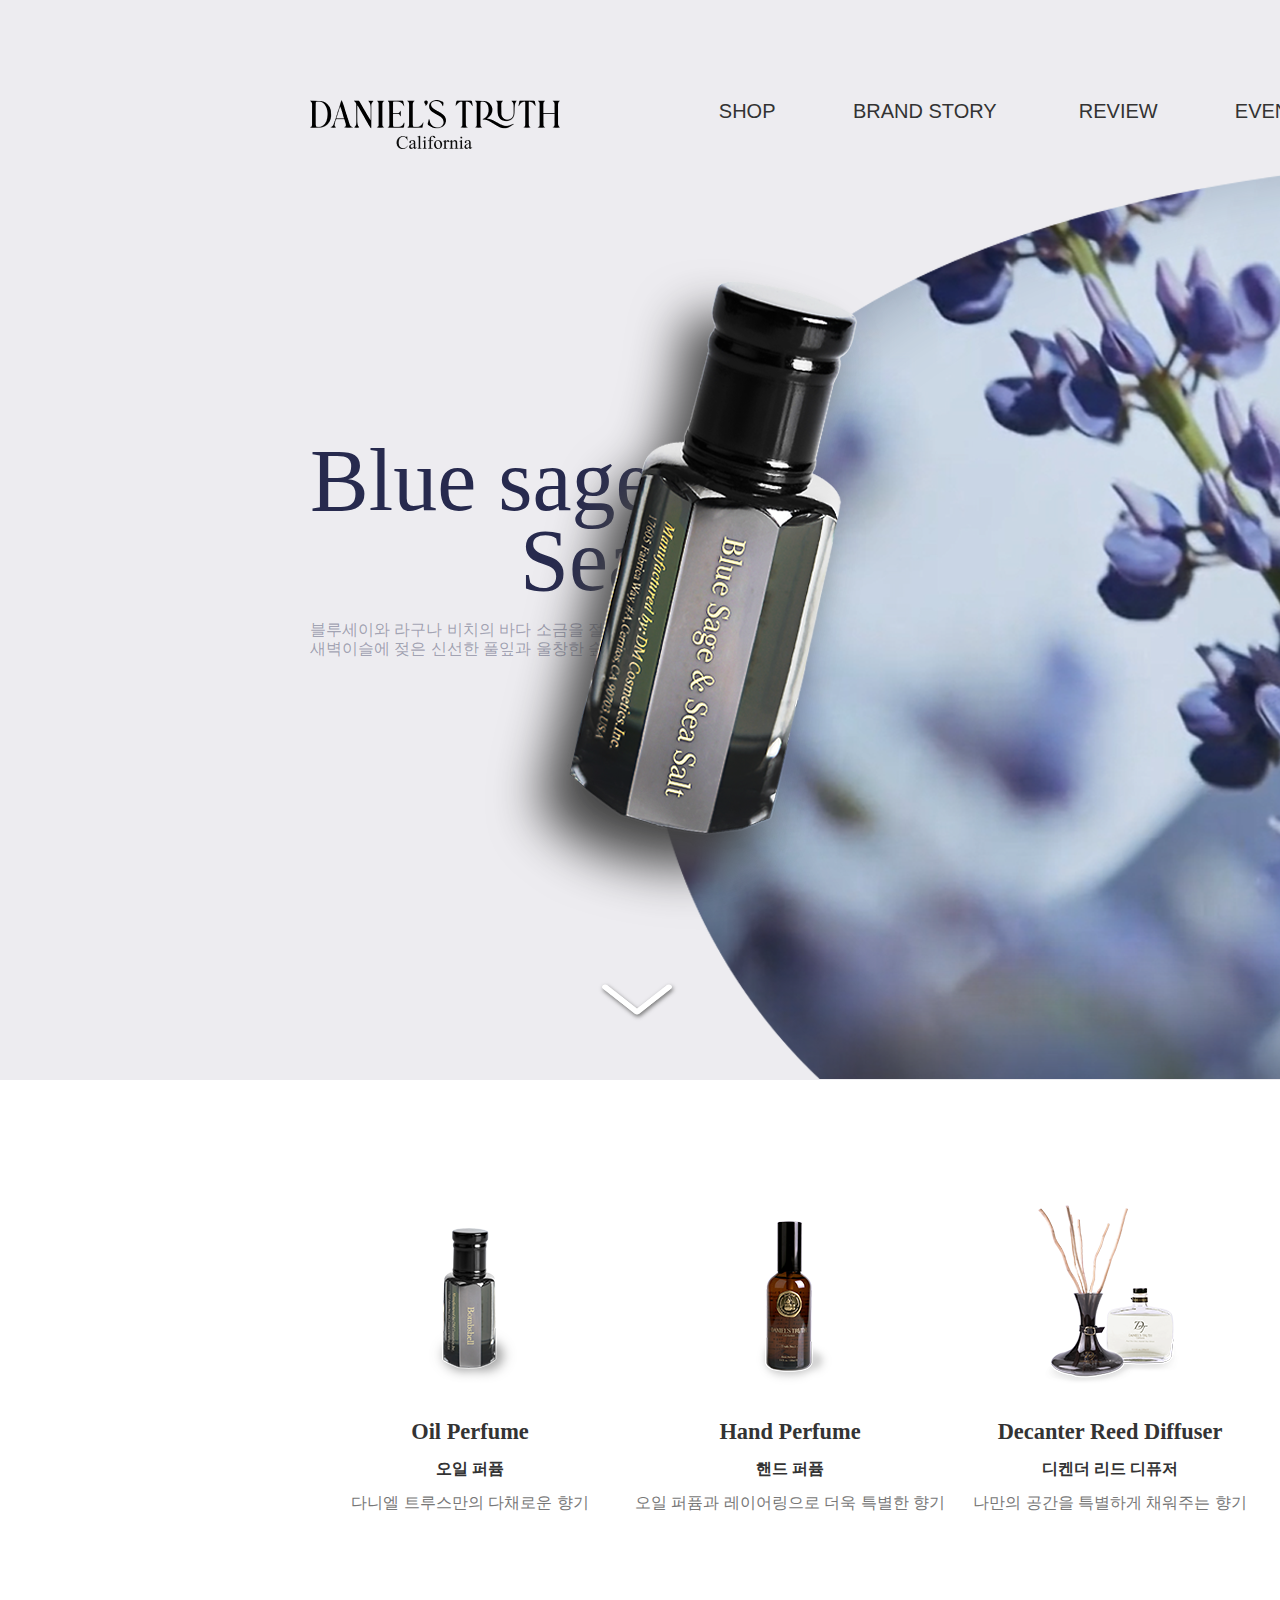
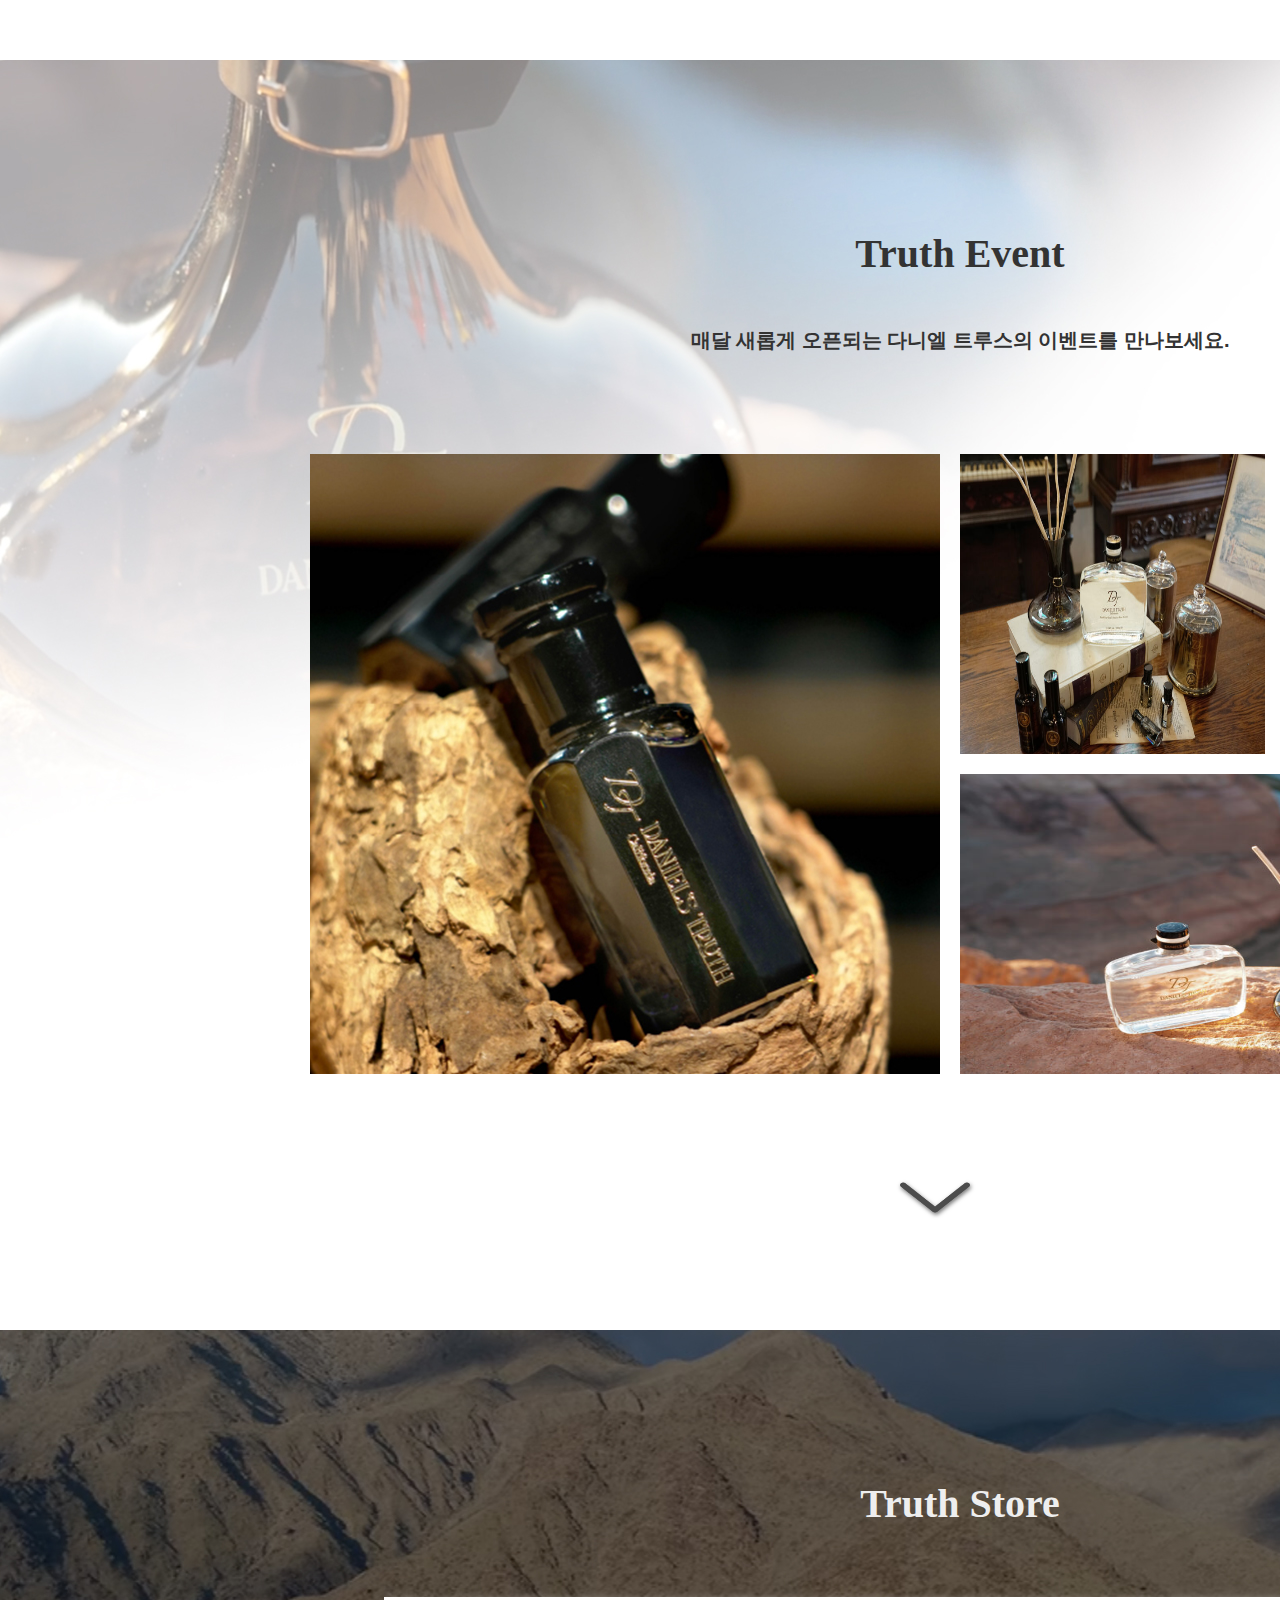
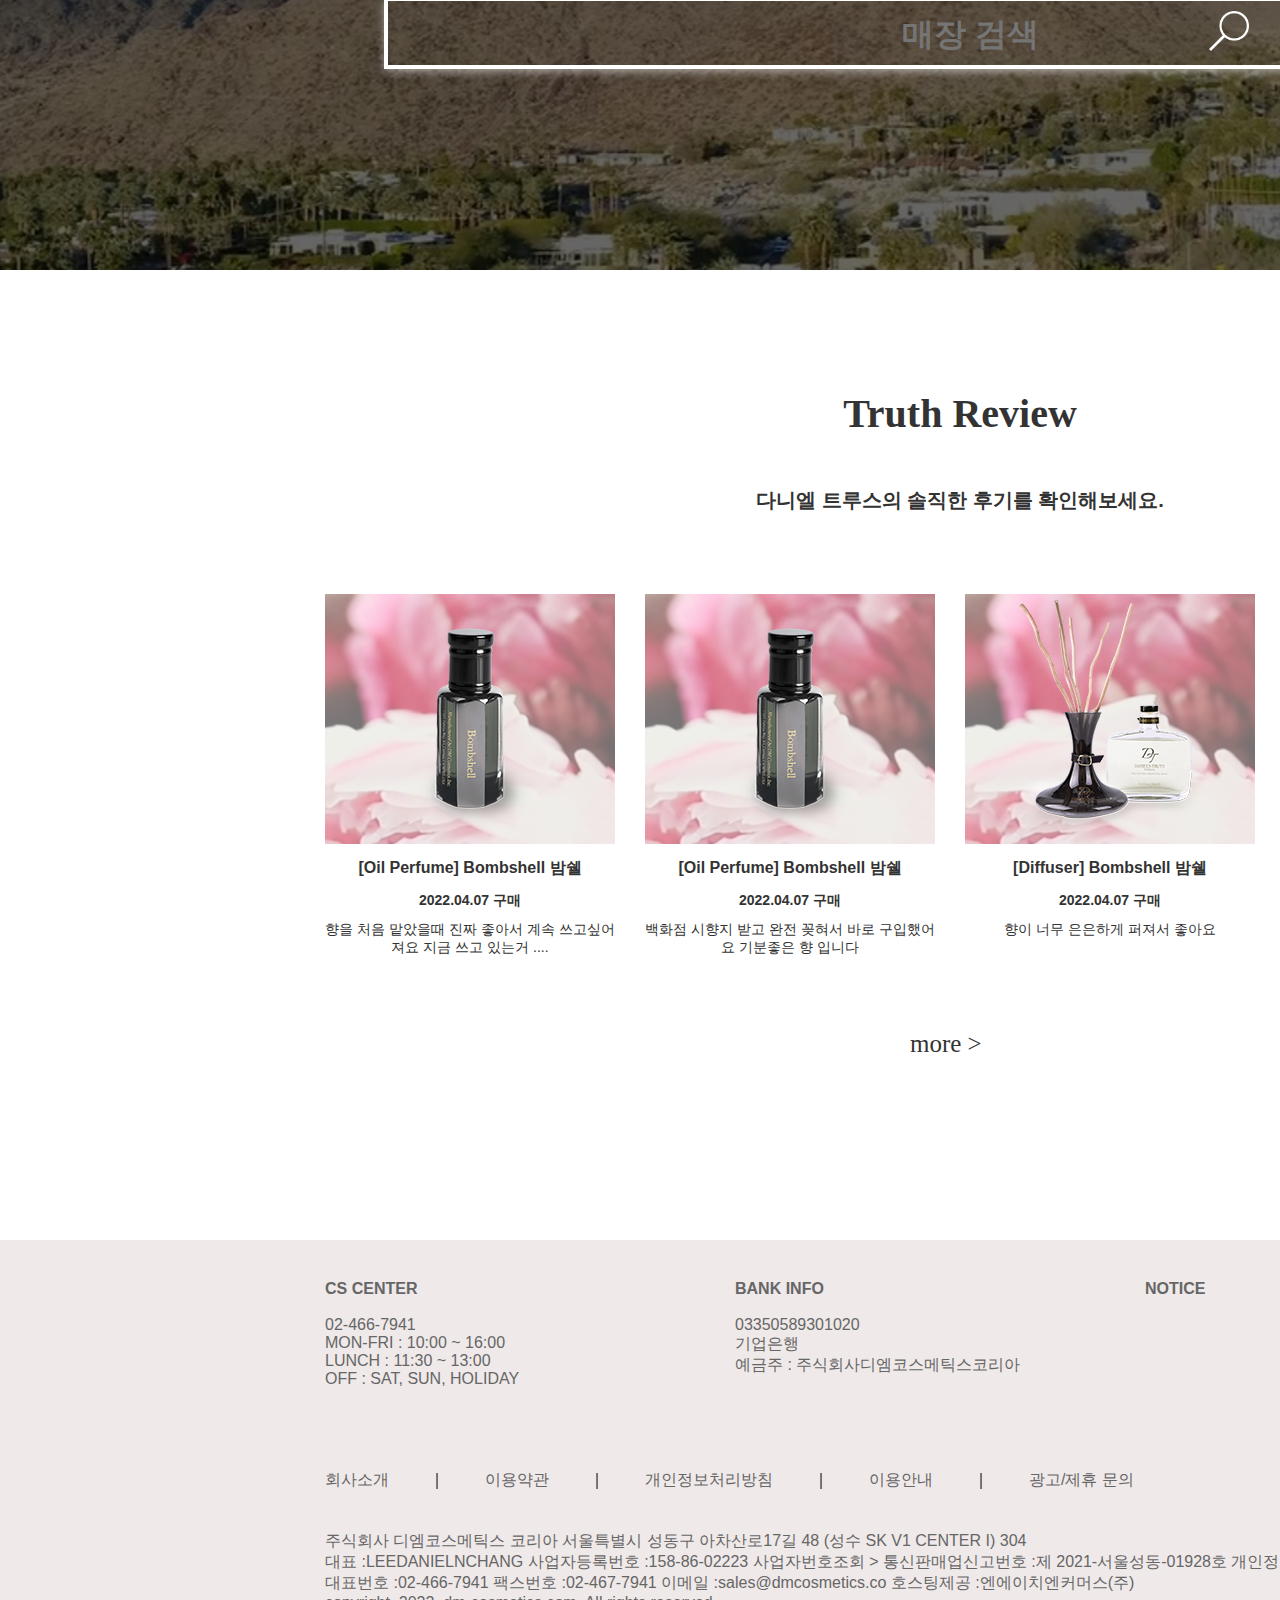
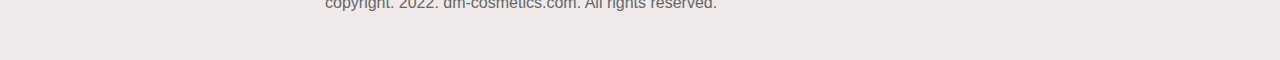
<file: index.html>
<!DOCTYPE html>
<html lang="ko">
<head>
    <meta charset="UTF-8">
    <meta http-equiv="X-UA-Compatible" content="IE=edge">
    <meta name="viewport" content="width=device-width, initial-scale=1.0">
    <title>Daniel's Truth_main</title>
    <link rel="stylesheet" href="css/style.css">
</head>
<body>
    <div id="main">
        <header>
            <div id="logo"><a href="index.html"><img src="img/logo.png" alt="로고"></a></div>
            <nav>
                <ul>
                    <li><a href="sub.html">SHOP</a></li>
                    <li><a href="sub.html">BRAND STORY</a></li>
                    <li><a href="sub.html">REVIEW</a></li>
                    <li><a href="sub.html">EVENT</a></li>
                    <li><a href="sub.html">STORE</a></li>
                </ul>
            </nav>
        </header>
        <a href="#product"><img class="scroll" src="img/scroll.png" alt="스크롤"></a>
        <div id="slider">
            <div class="maintext">
            <div class="m_t1">&</div>
            <div class="m_t2">Blue sage</div>
            <div class="m_t3">Sea salt</div>
            <p class="m_t4">블루세이와 라구나 비치의 바다 소금을 절묘하게 블렌딩. <br>
                새벽이슬에 젖은 신선한 풀잎과 울창한 숲의 시원한 향을 연출.</p>
            </div>
            <img class="perfume" src="img/main_perfume.png" alt="">
            <a href="sub.html"><img class="hover" src="img/main_img.png" alt=""></a>
        </div>
    </div>

    <section>
        <div id="product">
            <div class="box1">
                <a href="sub.html"><img src="img/product1.png" alt="제품메뉴1"></a>
                <h4>Oil Perfume</h4>
                <h5>오일 퍼퓸</h5>
                <p>다니엘 트루스만의 다채로운 향기</p>
            </div>
            <div class="box1">
                <a href="sub.html"><img src="img/product2.png" alt="제품메뉴2"></a>
                <h4>Hand Perfume</h4>
                <h5>핸드 퍼퓸</h5>
                <p>오일 퍼퓸과 레이어링으로 더욱 특별한 향기</p>
            </div>
            <div class="box1">
                <a href="sub.html"><img src="img/product3.png" alt="제품메뉴3"></a>
                <h4>Decanter Reed Diffuser</h4>
                <h5>디켄더 리드 디퓨저</h5>
                <p>나만의 공간을 특별하게 채워주는 향기</p>
            </div>
            <div class="box1">
                <a href="sub.html"><img src="img/product4.png" alt="제품메뉴4"></a>
                <h4>Candle</h4>
                <h5>캔들</h5>
                <p>은은하게 피어오르는 향기로운 분위기</p>
            </div>
        </div>

        <div id="event">
            <h2>Truth Event</h2>
            <h3>매달 새롭게 오픈되는 다니엘 트루스의 이벤트를 만나보세요.</h3>

            <div>
         
            <a class="ev1" href="sub.html"><img src="img/img1.jpg" alt="이벤트1"></a>
            <a class="ev2" href="sub.html"><img src="img/img2.jpg" alt="이벤트2"></a>
            <a class="ev3" href="sub.html"><img src="img/img3.jpg" alt="이벤트3"></a>
            <a class="ev4" href="sub.html"><img src="img/img4.jpg" alt="이벤트4"></a>
            </div>
            <a href="#store"><img class="scroll" src="img/scroll.png" alt="스크롤"></a>
        </div>

        <div id="store">
            <h2>Truth Store</h2>
            <form>
                <div class="searchbox">
                <input type="search" name="store" placeholder=" 매장 검색">
                <button type="submit"><img src="img/search.png" alt=""></button>
                </div>
            </form>
        </div>

        <div id="review">
            <h2>Truth Review</h2>
            <h3>다니엘 트루스의 솔직한 후기를 확인해보세요.</h3> 
            <div class="box2">
                <a href="sub.html"><img src="img/review1.jpg" alt="리뷰1"></a>
                <h4>[Oil Perfume] Bombshell 밤쉘</h4>
                <h5>2022.04.07 구매</h5>
                <p>향을 처음 맡았을때 진짜 좋아서
                    계속 쓰고싶어져요 지금 쓰고 있는거 ....</p>
            </div>
            <div class="box2">
                <a href="sub.html"><img src="img/review1.jpg" alt="리뷰2"></a>
                <h4>[Oil Perfume] Bombshell 밤쉘</h4>
                <h5>2022.04.07 구매</h5>
                <p>백화점 시향지 받고 완전 꽂혀서 바로 구입했어요
                    기분좋은 향 입니다</p>
            </div>
            <div class="box2">
                <a href="sub.html"><img src="img/review2.jpg" alt="리뷰3"></a>
                <h4>[Diffuser] Bombshell 밤쉘</h4>
                <h5>2022.04.07 구매</h5>
                <p>향이 너무 은은하게 퍼져서 좋아요 </p>
            </div>
            <div class="box2">
                <a href="sub.html"><img src="img/review3.jpg" alt="리뷰4"></a>
                <h4>[Oil Perfume] Eucalyptus Lavender 유칼립투스 라벤더</h4>
                <h5>2022.04.06 구매</h5>
                <p>향이 너무 좋아요</p>
            </div>
            <a href="sub.html">
                <span class="more">more &gt;</span>
            </a>
        </div>
    </section>

    <footer>
        <div id="footerbox">
            <p><b>CS CENTER</b><br><br>
            02-466-7941<br>
            MON-FRI : 10:00 ~ 16:00<br>
            LUNCH : 11:30 ~ 13:00<br>
            OFF : SAT, SUN, HOLIDAY
            </p>

            <p><b>BANK INFO</b><br><br>
                03350589301020<br>
                기업은행<br>
                예금주 : 주식회사디엠코스메틱스코리아
            </p>

            <p>
                <b>NOTICE</b><br>
            </p>

            <a href="https://www.instagram.com/danielstruth.official/"><img src="img/insta.png" alt="인스타"></a>
           
            <ul>
                <li><a href="sub.html">회사소개</a></li>
                <li>｜</li>
                <li><a href="sub.html">이용약관</a></li>
                <li>｜</li>
                <li><a href="sub.html">개인정보처리방침</a></li>
                <li>｜</li>
                <li><a href="sub.html">이용안내</a></li>
                <li>｜</li>
                <li><a href="sub.html">광고/제휴 문의</a></li>
            </ul>
            <span>
                주식회사 디엠코스메틱스 코리아 서울특별시 성동구 아차산로17길 48 (성수 SK V1 CENTER I) 304<br>
                대표 :LEEDANIELNCHANG 사업자등록번호 :158-86-02223 사업자번호조회 > 통신판매업신고번호 :제 2021-서울성동-01928호 개인정보관리자 :이다니엘<br>
                대표번호 :02-466-7941 팩스번호 :02-467-7941 이메일 :sales@dmcosmetics.co 호스팅제공 :엔에이치엔커머스(주) <br>
                copyright. 2022. dm-cosmetics.com. All rights reserved.
            </span>
        </div>
    </footer>
</body>
</html>
</file>
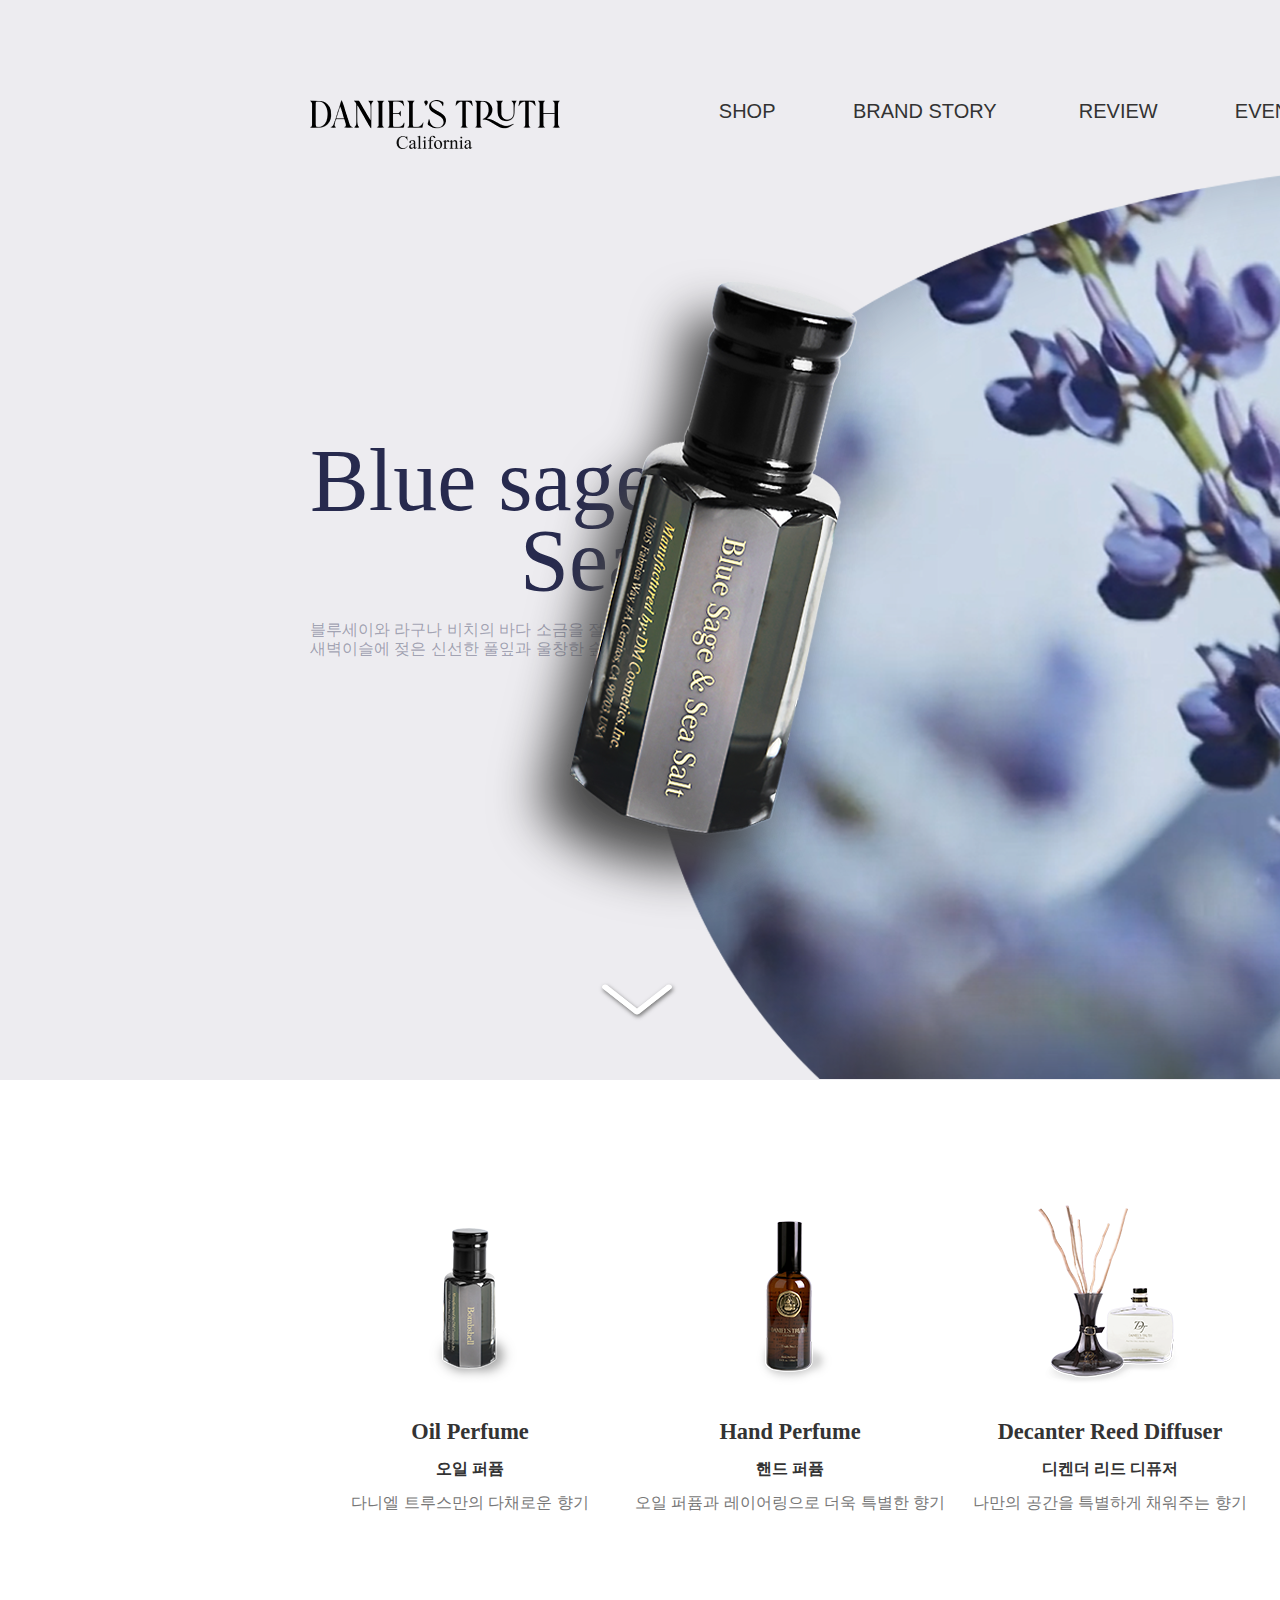
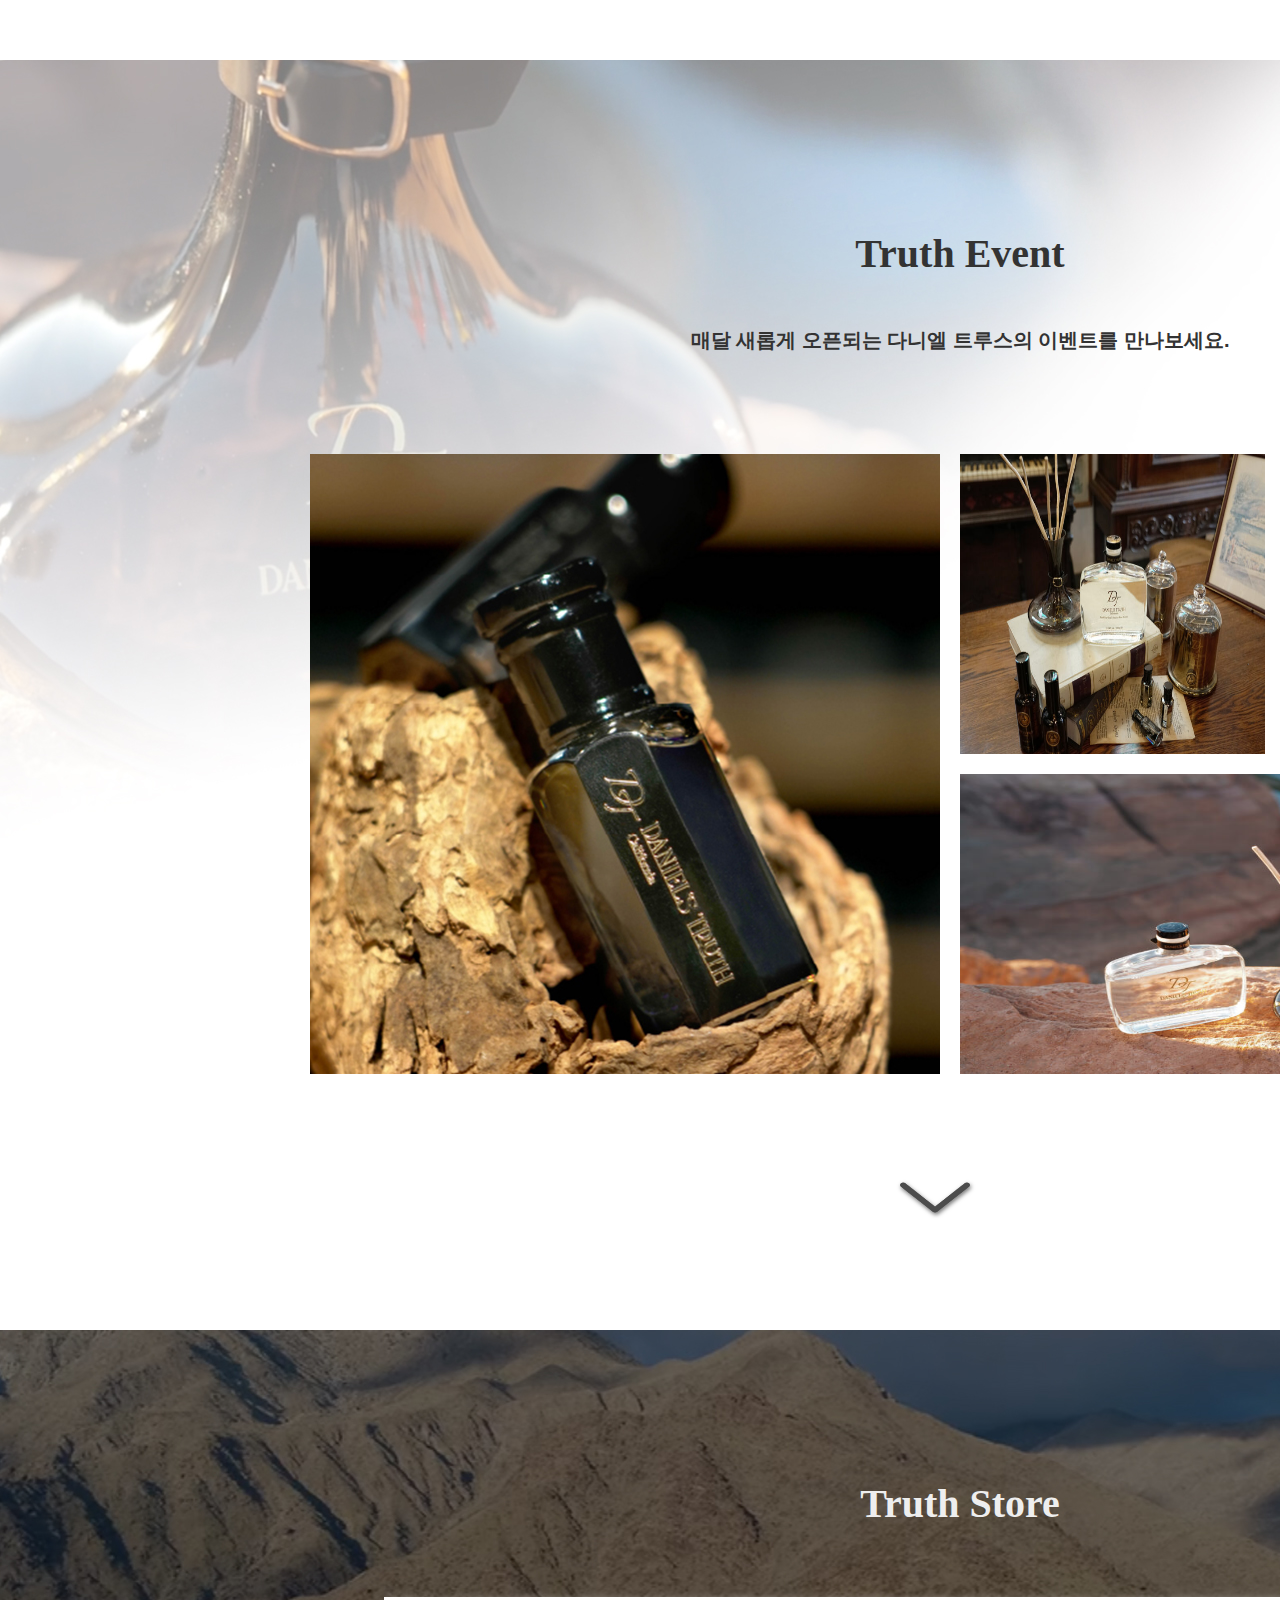
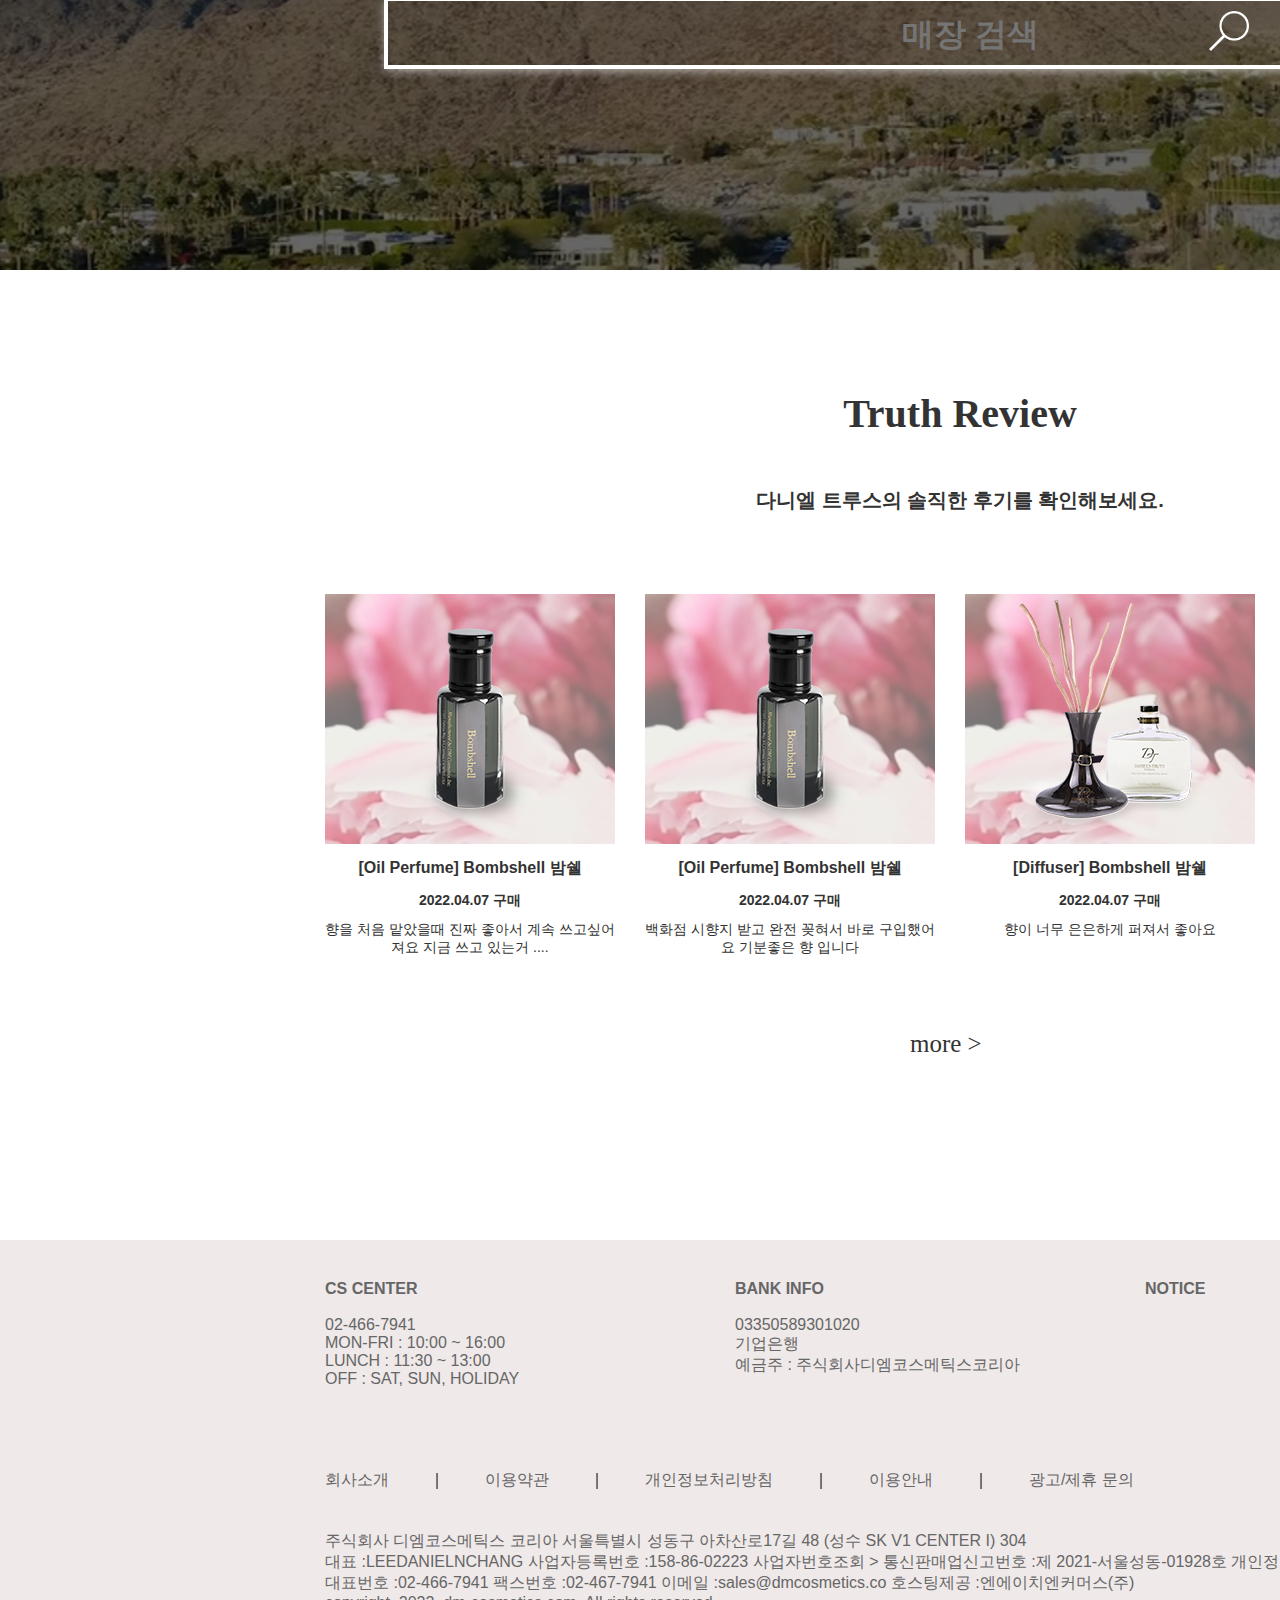
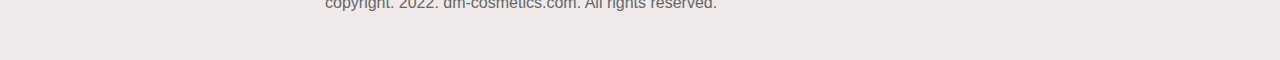
<file: home.html>
<!DOCTYPE html>
<html lang="ko">
<head>
    <meta charset="UTF-8">
    <meta http-equiv="X-UA-Compatible" content="IE=edge">
    <meta name="viewport" content="width=device-width, initial-scale=1.0">
    <title>home</title>
    <link rel="stylesheet" href="css/style.css">
</head>
<body>
    <div id="main">
        <header>
            <div id="logo"><a href="#"><img src="img/logo.png" alt="로고"></a></div>
            <nav>
                <ul>
                    <li><a href="#">SHOP</a></li>
                    <li><a href="#">BRAND STORY</a></li>
                    <li><a href="#">REVIEW</a></li>
                    <li><a href="#">EVENT</a></li>
                    <li><a href="#">STORE</a></li>
                </ul>
            </nav>
        </header>
        <a href="#product"><img class="scroll" src="img/scroll.png" alt="스크롤"></a>
        <div id="slider">
            <div class="maintext">
            <div class="m_t1">&</div>
            <div class="m_t2">Blue sage</div>
            <div class="m_t3">Sea salt</div>
            <p class="m_t4">블루세이와 라구나 비치의 바다 소금을 절묘하게 블렌딩. <br>
                새벽이슬에 젖은 신선한 풀잎과 울창한 숲의 시원한 향을 연출.</p>
            </div>
            <img class="perfume" src="img/main_perfume.png" alt="">
            <a href="#"><img class="hover" src="img/main_img.png" alt=""></a>
        </div>
    </div>

    <section>
        <div id="product">
            <div class="box1">
                <a href="#"><img src="img/product1.png" alt="제품메뉴1"></a>
                <h4>Oil Perfume</h4>
                <h5>오일 퍼퓸</h5>
                <p>다니엘 트루스만의 다채로운 향기</p>
            </div>
            <div class="box1">
                <a href="#"><img src="img/product2.png" alt="제품메뉴2"></a>
                <h4>Hand Perfume</h4>
                <h5>핸드 퍼퓸</h5>
                <p>오일 퍼퓸과 레이어링으로 더욱 특별한 향기</p>
            </div>
            <div class="box1">
                <a href="#"><img src="img/product3.png" alt="제품메뉴3"></a>
                <h4>Decanter Reed Diffuser</h4>
                <h5>디켄더 리드 디퓨저</h5>
                <p>나만의 공간을 특별하게 채워주는 향기</p>
            </div>
            <div class="box1">
                <a href="#"><img src="img/product4.png" alt="제품메뉴4"></a>
                <h4>Candle</h4>
                <h5>캔들</h5>
                <p>은은하게 피어오르는 향기로운 분위기</p>
            </div>
        </div>

        <div id="event">
            <h2>Truth Event</h2>
            <h3>매달 새롭게 오픈되는 다니엘 트루스의 이벤트를 만나보세요.</h3>

            <div>
         
            <a class="ev1" href="#"><img src="img/img1.jpg" alt="이벤트1"></a>
            <a class="ev2" href="#"><img src="img/img2.jpg" alt="이벤트2"></a>
            <a class="ev3" href="#"><img src="img/img3.jpg" alt="이벤트3"></a>
            <a class="ev4" href="#"><img src="img/img4.jpg" alt="이벤트4"></a>
            </div>
            <a href="#store"><img class="scroll" src="img/scroll.png" alt="스크롤"></a>
        </div>

        <div id="store">
            <h2>Truth Store</h2>
            <form>
                <div class="searchbox">
                <input type="search" name="store" placeholder=" 매장 검색">
                <button type="submit"><img src="img/search.png" alt=""></button>
                </div>
            </form>
        </div>

        <div id="review">
            <h2>Truth Review</h2>
            <h3>다니엘 트루스의 솔직한 후기를 확인해보세요.</h3> 
            <div class="box2">
                <a href="#"><img src="img/review1.jpg" alt="리뷰1"></a>
                <h4>[Oil Perfume] Bombshell 밤쉘</h4>
                <h5>2022.04.07 구매</h5>
                <p>향을 처음 맡았을때 진짜 좋아서
                    계속 쓰고싶어져요 지금 쓰고 있는거 ....</p>
            </div>
            <div class="box2">
                <a href="#"><img src="img/review1.jpg" alt="리뷰2"></a>
                <h4>[Oil Perfume] Bombshell 밤쉘</h4>
                <h5>2022.04.07 구매</h5>
                <p>백화점 시향지 받고 완전 꽂혀서 바로 구입했어요
                    기분좋은 향 입니다</p>
            </div>
            <div class="box2">
                <a href="#"><img src="img/review2.jpg" alt="리뷰3"></a>
                <h4>[Diffuser] Bombshell 밤쉘</h4>
                <h5>2022.04.07 구매</h5>
                <p>향이 너무 은은하게 퍼져서 좋아요 </p>
            </div>
            <div class="box2">
                <a href="#"><img src="img/review3.jpg" alt="리뷰4"></a>
                <h4>[Oil Perfume] Eucalyptus Lavender 유칼립투스 라벤더</h4>
                <h5>2022.04.06 구매</h5>
                <p>향이 너무 좋아요</p>
            </div>
            <a href="#">
                <span class="more">more &gt;</span>
            </a>
        </div>
    </section>

    <footer>
        <div id="footerbox">
            <p><b>CS CENTER</b><br><br>
            02-466-7941<br>
            MON-FRI : 10:00 ~ 16:00<br>
            LUNCH : 11:30 ~ 13:00<br>
            OFF : SAT, SUN, HOLIDAY
            </p>

            <p><b>BANK INFO</b><br><br>
                03350589301020<br>
                기업은행<br>
                예금주 : 주식회사디엠코스메틱스코리아
            </p>

            <p>
                <b>NOTICE</b><br>
            </p>

            <a href="https://www.instagram.com/danielstruth.official/"><img src="img/insta.png" alt="인스타"></a>
           
            <ul>
                <li><a href="#">회사소개</a></li>
                <li>｜</li>
                <li><a href="#">이용약관</a></li>
                <li>｜</li>
                <li><a href="#">개인정보처리방침</a></li>
                <li>｜</li>
                <li><a href="#">이용안내</a></li>
                <li>｜</li>
                <li><a href="#">광고/제휴 문의</a></li>
            </ul>
            <span>
                주식회사 디엠코스메틱스 코리아 서울특별시 성동구 아차산로17길 48 (성수 SK V1 CENTER I) 304<br>
                대표 :LEEDANIELNCHANG 사업자등록번호 :158-86-02223 사업자번호조회 > 통신판매업신고번호 :제 2021-서울성동-01928호 개인정보관리자 :이다니엘<br>
                대표번호 :02-466-7941 팩스번호 :02-467-7941 이메일 :sales@dmcosmetics.co 호스팅제공 :엔에이치엔커머스(주) <br>
                copyright. 2022. dm-cosmetics.com. All rights reserved.
            </span>
        </div>
    </footer>
</body>
</html>
</file>
<file: css/style.css>
@charset "UTF-8";
* {margin:0; padding: 0; font-family:'Noto Sans KR', sans-serif;}
ul,ol,li {list-style: none; font-family: 'Noto Sans KR', sans-serif;}
h3, h4, h5, p {font-family: 'Noto Sans KR', sans-serif;}
a{text-decoration: none;}

#main {width:100%; 
    height:1080px; 
    background-color:rgb(237, 236, 240); 
    margin:0 auto; position:relative;}
    
#main .scroll {width: 70px; height:55px;
    z-index: 4; position:absolute; top: 90%; left:47%;
    filter: drop-shadow(1px 2px 2px rgb(114, 114, 114));}

header{width: 100%; 
    height:150px; 
    z-index: 7; 
    position:absolute; 
    margin:0 auto; }

#logo {width: 155px; 
    height:50px;
    z-index: 6; 
    position:absolute; 
    top: 100px; left:310px;}

#logo img:hover{transition: 0.1s; 
    filter : invert(1) drop-shadow(1px 2px 2px rgb(114, 114, 114));}

nav {width:850px; 
    height:30px;
    margin: 0 0 0 410px;
    z-index: 5; 
    position:absolute; 
    top: 100px; left:21%;}
nav ul > li {float: left; padding: 0 30px; }
nav ul > li:nth-of-type(1) {width: 4.5em;}
nav ul > li:nth-of-type(2) {width: 10.5em;}
nav ul > li:nth-of-type(3) {width: 6em;}
nav ul > li:nth-of-type(4) {width: 5em;}
nav ul > li:nth-of-type(5) {width: 5em;}
nav ul > li a{display:block; 
    color:#333; 
    font-size: 20px;
    margin:0 10px 0 10px; 
    text-align: center;}
nav ul > li a:hover {color: rgb(39, 42, 78); 
    font-weight: bold;}


#slider {width: 100%; height:1080px; 
        z-index: 1; 
        position:absolute; 
        overflow: hidden;}

#slider .perfume{z-index:3; 
    position:absolute; 
    top:250px; left:43%; 
    filter: drop-shadow(-30px 35px 25px rgb(71, 71, 71));}

#slider .hover{z-index:2; 
    width:1014px; height:954px; 
    position:absolute; 
    top:125px; left:48%;}
#slider .hover:hover{transform: scale(1.15); 
    transition: all 0.5s ease; 
    cursor: pointer;}

#slider div {font-family:'Libre Baskerville', serif;
     position: relative; }
#slider .m_t1{font-size: 7.5em; color: white; 
    position:absolute; 
    top:440px; left:690px;}
#slider .m_t2{font-size: 5.5em; 
    color: rgb(39, 42, 78); 
    position:absolute; 
    top:430px; left:310px}
#slider .m_t3{font-size: 5.5em; 
    color: rgb(39, 42, 78); 
    position:absolute; 
    top:510px; left:520px}
#slider .m_t4 {font-size: 1em; 
    line-height: 1.2em; 
    color: rgba(39, 42, 78, 0.4); 
    position:absolute; top:620px; left:310px}


section {width: 1920px; height:3360px; margin:0 auto; position:relative; }

#product {background: rgb(255, 255, 255); width: 1300px; height:480px; padding:100px 0 0 0;
    margin:0 310px 0 310px; position:absolute;}
.box1 {float: left;}
.box1 img {width: 280px; height:195px; padding: 20px 0 0 0; margin: 0px 20px 10px 20px; }
.box1 img:hover {transform: scale(1.2); transition: all 0.3s ease;}
.box1 h4{font-family:'Libre Baskerville', serif; margin:10px 0 0; color:#333; font-size: 1.4em; text-align: center;}
.box1 h5{margin:0; color:#333; line-height: 3em; font-size: 1em; text-align: center;}
.box1 p{color:#777; font-size: 1em; text-align: center;}
.box1:hover h4 {color: rgb(161, 70, 14);}
.box1:hover h5 {color: rgb(161, 70, 14);}
.box1:hover p {color: rgb(161, 70, 14);}

#event {background-image: url("../img/event_bg.jpg"); width: 1920px; height:1270px; margin:580px 0px 0 0px; position:absolute;}
#event h2 {font-family:'Libre Baskerville', serif; color:#333; margin: 170px 0 50px 0; font-size: 40px; text-align: center;}
#event h3 {color:#333; font-size: 20px; text-align: center;}
#event img {width: 100%; height: 100%; top:0; left: 0;}
#event img:hover {opacity: 0.7;}
#event div {width:1280px; height:620px; margin:100px 310px 0; position: relative;}
#event .ev1 img{ width: 630px; height:620px; position: absolute; top:0; right:0;}
#event .ev2 img{ width: 305px; height:300px; position: absolute; top:0; left:650px;}
#event .ev3 img{ width: 305px; height:300px; position: absolute; top:0; left: 975px;}
#event .ev4 img{ width: 630px; height:300px; position: absolute; top:320px; left:650px;}

#event .scroll{width: 70px; height:55px;
    position:absolute; top: 1110px; left:900px;
    filter:invert(0.7)  drop-shadow(1px 2px 2px rgb(114, 114, 114));}

#store {background-image: url("../img/store.jpg");  width: 1920px; height:540px; margin:1850px 0px 0 0px; position:absolute;}
#store h2{font-family:'Libre Baskerville', serif; color:#eee; font-size: 40px; letter-spacing: normal; text-align: center; margin: 150px 0 0 0;}
#store .searchbox {border: 4px solid white; padding:10px; margin: 70px 20% 0;
                   box-shadow: 0 3px 8px rgb(255, 255, 255, 0.5);}
#store input {float:left; font-size:2em; outline: none; border: none; background-color: 
    transparent; color: white; text-align: center; margin: 5px 0 0 33%;}
#store button{ outline: none; border: none; background-color: transparent; margin: 0 0 0 20px;}
#store button img {width: 40px; height: 40px;}
#store button:hover {cursor: pointer;}
#store input::placeholder { font-weight:bold;}

#review { background: rgb(255, 255, 255); width:1300px; height:970px; margin:2390px 310px 0 310px; position:absolute;}
#review h2 {font-family:'Libre Baskerville', serif;  color:#333; margin: 120px 0 50px 0; font-size: 40px; text-align: center;}
#review h3 { color:#333; font-size: 20px; text-align: center;}
#review img:hover {opacity: 0.8;}
.box2 {float: left;width: 290px; margin: 80px 15px 10px 15px; }
.box2 img {width: 290px; height:250px; }
.box2 h4{ color:#333; font-size: 16px; margin:10px 0 0; text-align: center;}
.box2 h5{color:#333; font-size: 14px; line-height: 3em; text-align: center;}
.box2 p{color:#333; font-size: 14px; text-align: center;}
#review .more {float: left; font-family:'Libre Baskerville', serif; color:#333; font-size: 25px; margin: 60px 0 0 600px; }

footer {background: rgb(239, 233, 233); width: 1920px; height:420px; margin:0 auto; position:relative;}

#footerbox {float: left; width: 1300px; margin: 0 310px 0 310px;}
#footerbox p {float: left; color: #666; width:380px; height: 150px; margin:40px 15px;}
#footerbox img {float: left; margin:40px 0; width:50px; height: 50px;}

#footerbox ul {float: left;  padding: 0; margin:0 0 0 15px;}
#footerbox ul li {float: left; margin:0; padding: 0 40px 0 0;}
#footerbox ul li a {color: #666;}

#footerbox span {float: left; margin:40px 0 0 15px; color: #666;}
</file>
